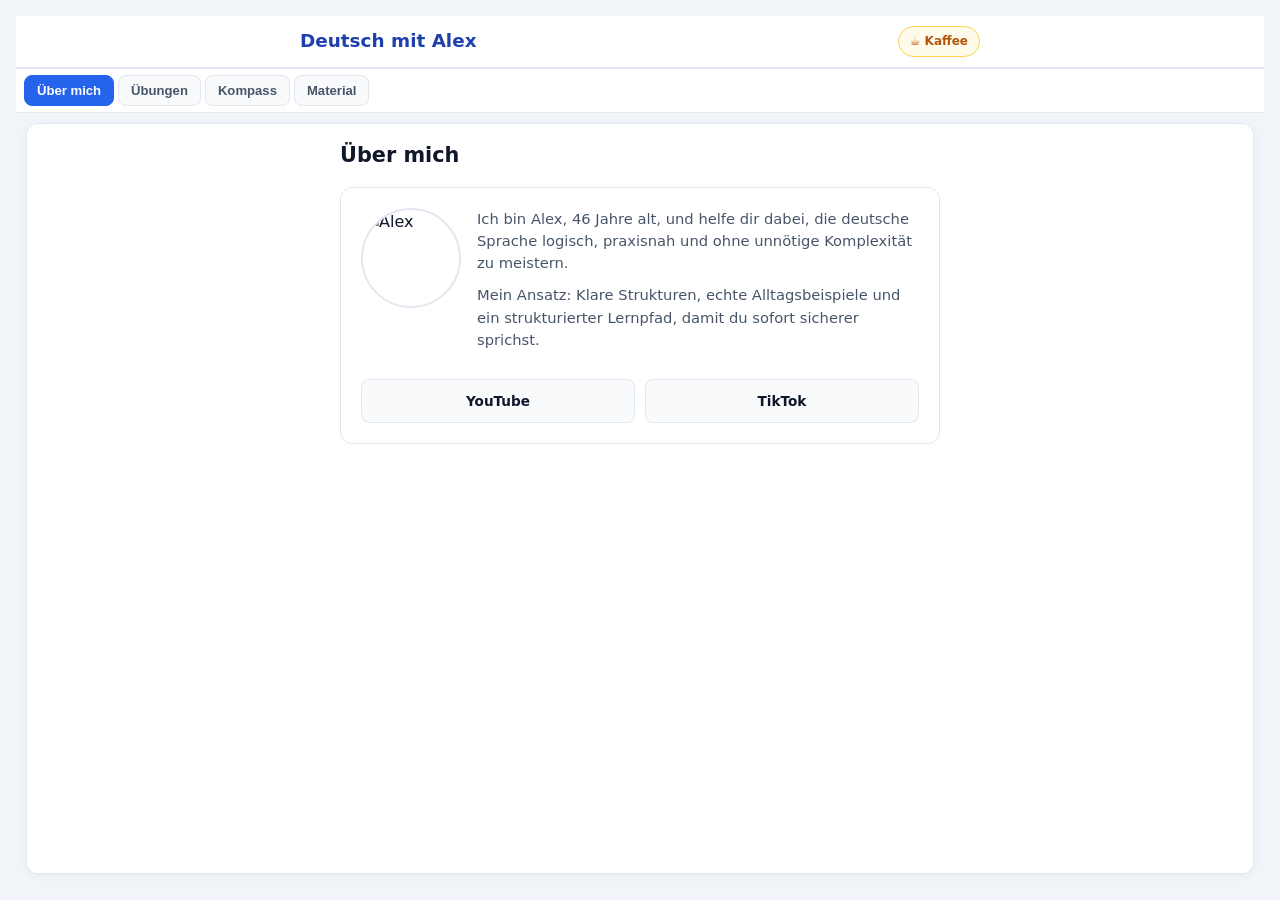
<file: index.html>
<!DOCTYPE html>
<html lang="de">
<head>
    <meta charset="UTF-8">
    <meta name="viewport" content="width=device-width, initial-scale=1.0">
    <title>Deutsch mit Alex</title>
    <link rel="stylesheet" href="style.css">
    <style>
        /* Nur Framework-spezifische Sachen */
        body {
            height: 100vh;
            display: flex;
            flex-direction: column;
            margin: 0;
            background: #f1f5f9;
        }

        header {
            background: #ffffff;
            border-bottom: 2px solid #e2e8f0;
            padding: 10px 14px;
            flex-shrink: 0;
        }

        .header-inner {
            max-width: 680px;
            margin: 0 auto;
            display: flex;
            justify-content: space-between;
            align-items: center;
        }

        header h1 {
            font-size: 1.15rem;
            font-weight: 700;
            color: #1e40af;
            margin: 0;
        }

        .coffee-mini {
            font-size: 0.75rem;
            color: #b45309;
            text-decoration: none;
            padding: 5px 11px;
            border-radius: 20px;
            border: 1px solid #fcd34d;
            background: #fffbeb;
            font-weight: 600;
        }

        /* Navigation – schmal und mobil-freundlich */
        .nav-bar {
            display: flex;
            background: #ffffff;
            border-bottom: 1px solid #e2e8f0;
            padding: 6px 8px;
            gap: 4px;
            overflow-x: auto;
            flex-shrink: 0;
            -webkit-overflow-scrolling: touch;
        }

        .nav-bar::-webkit-scrollbar {
            display: none;
        }

        .tab-btn {
            background: #f8fafc;
            border: 1px solid #e2e8f0;
            padding: 7px 12px;
            font-size: 0.82rem;
            font-weight: 600;
            color: #475569;
            cursor: pointer;
            border-radius: 8px;
            white-space: nowrap;
            flex-shrink: 0;
        }

        .tab-btn.active {
            background: #2563eb;
            color: white;
            border-color: #2563eb;
        }

        .content {
            flex: 1;
            overflow: hidden;
            padding: 10px;
        }

        .content-frame-wrap {
            height: 100%;
            background: #ffffff;
            border-radius: 12px;
            border: 1px solid #e2e8f0;
            overflow: hidden;
            box-shadow: 0 2px 10px rgba(0,0,0,0.04);
        }

        .content iframe {
            width: 100%;
            height: 100%;
            border: none;
            display: block;
        }
    </style>
</head>
<body>

<header>
    <div class="header-inner">
        <h1>Deutsch mit Alex</h1>
        <a href="https://www.paypal.com/paypalme/XanderFox" target="_blank" class="coffee-mini">
            ☕ Kaffee
        </a>
    </div>
</header>

<nav class="nav-bar">
    <button class="tab-btn active" onclick="loadPage('ueber-mich.html', this)">Über mich</button>
    <button class="tab-btn" onclick="loadPage('uebungen.html', this)">Übungen</button>
    <button class="tab-btn" onclick="loadPage('kompass.html', this)">Kompass</button>
    <button class="tab-btn" onclick="loadPage('materialien.html', this)">Material</button>
</nav>

<div class="content">
    <div class="content-frame-wrap">
        <iframe id="contentFrame" src="ueber-mich.html" title="Inhalt"></iframe>
    </div>
</div>

<script>
    function loadPage(page, btn) {
        document.getElementById('contentFrame').src = page;
        document.querySelectorAll('.tab-btn').forEach(b => b.classList.remove('active'));
        btn.classList.add('active');
    }
</script>

</body>
</html>
</file>
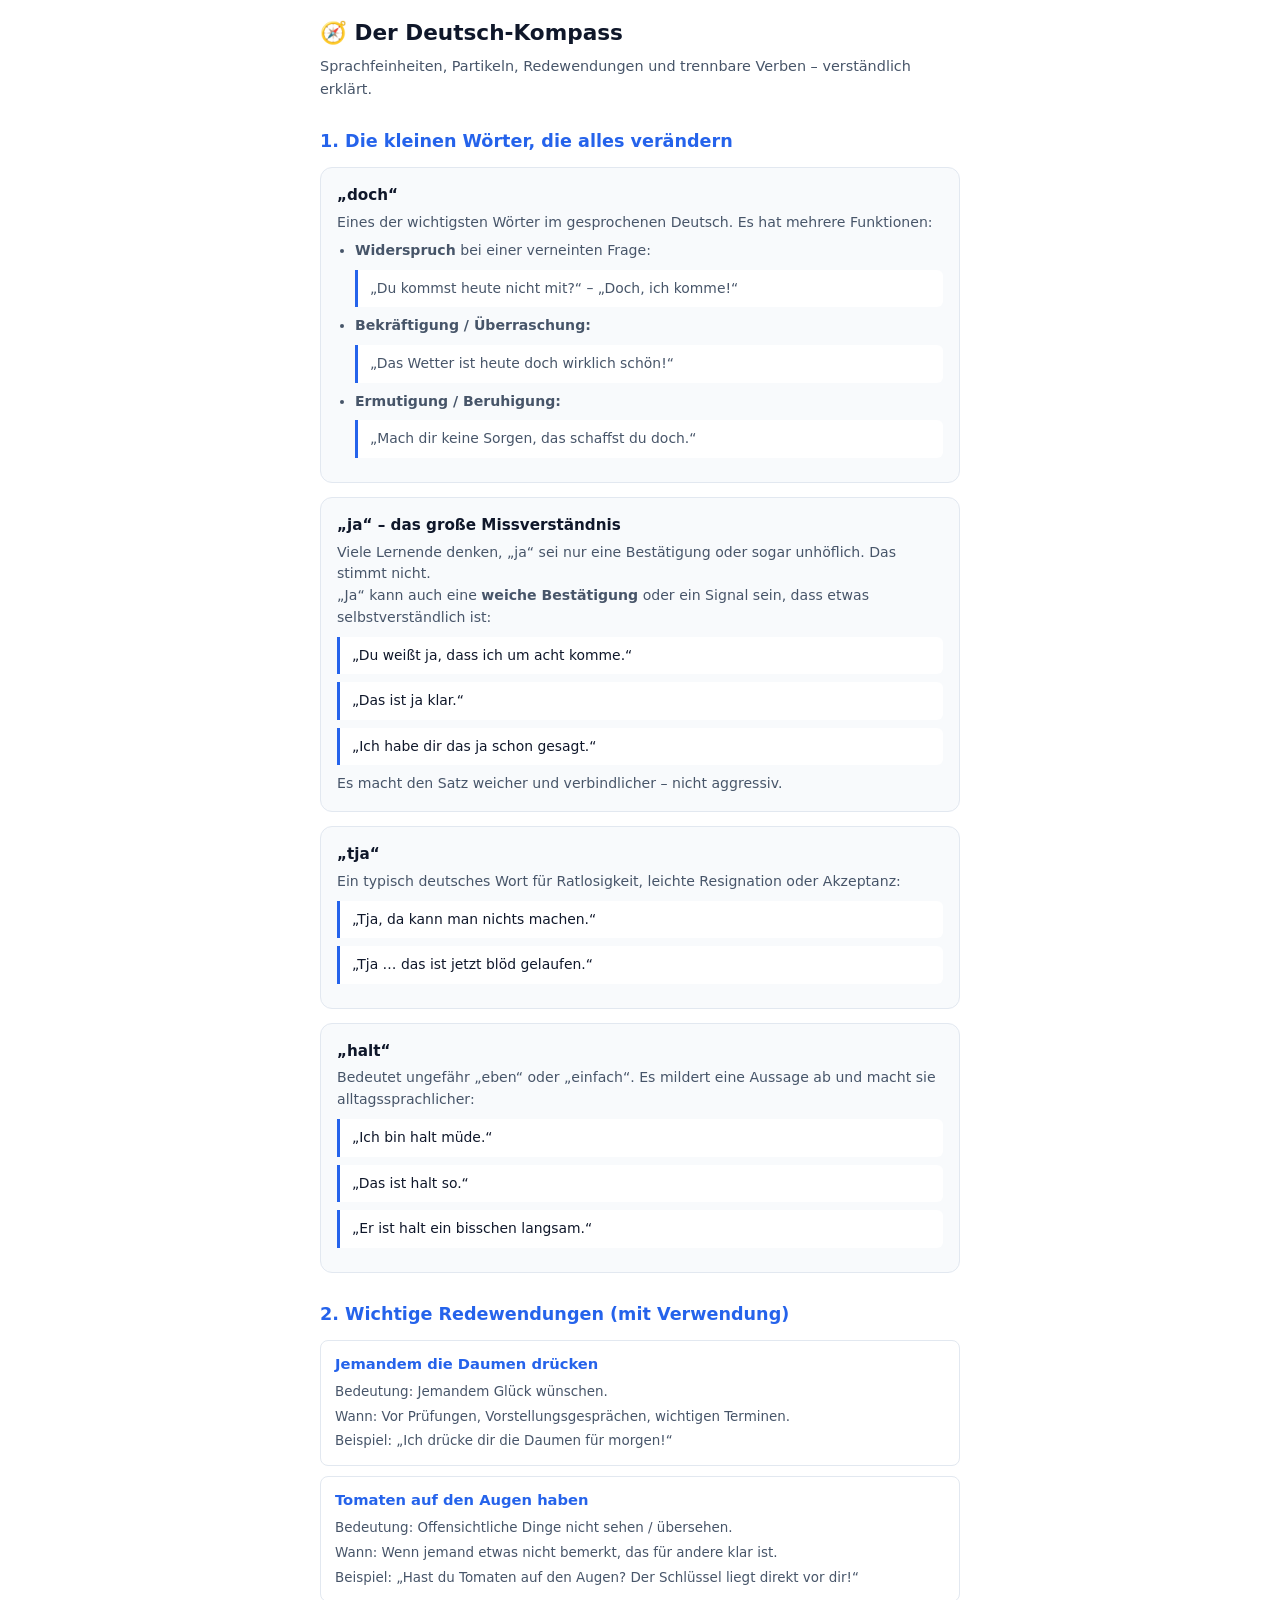
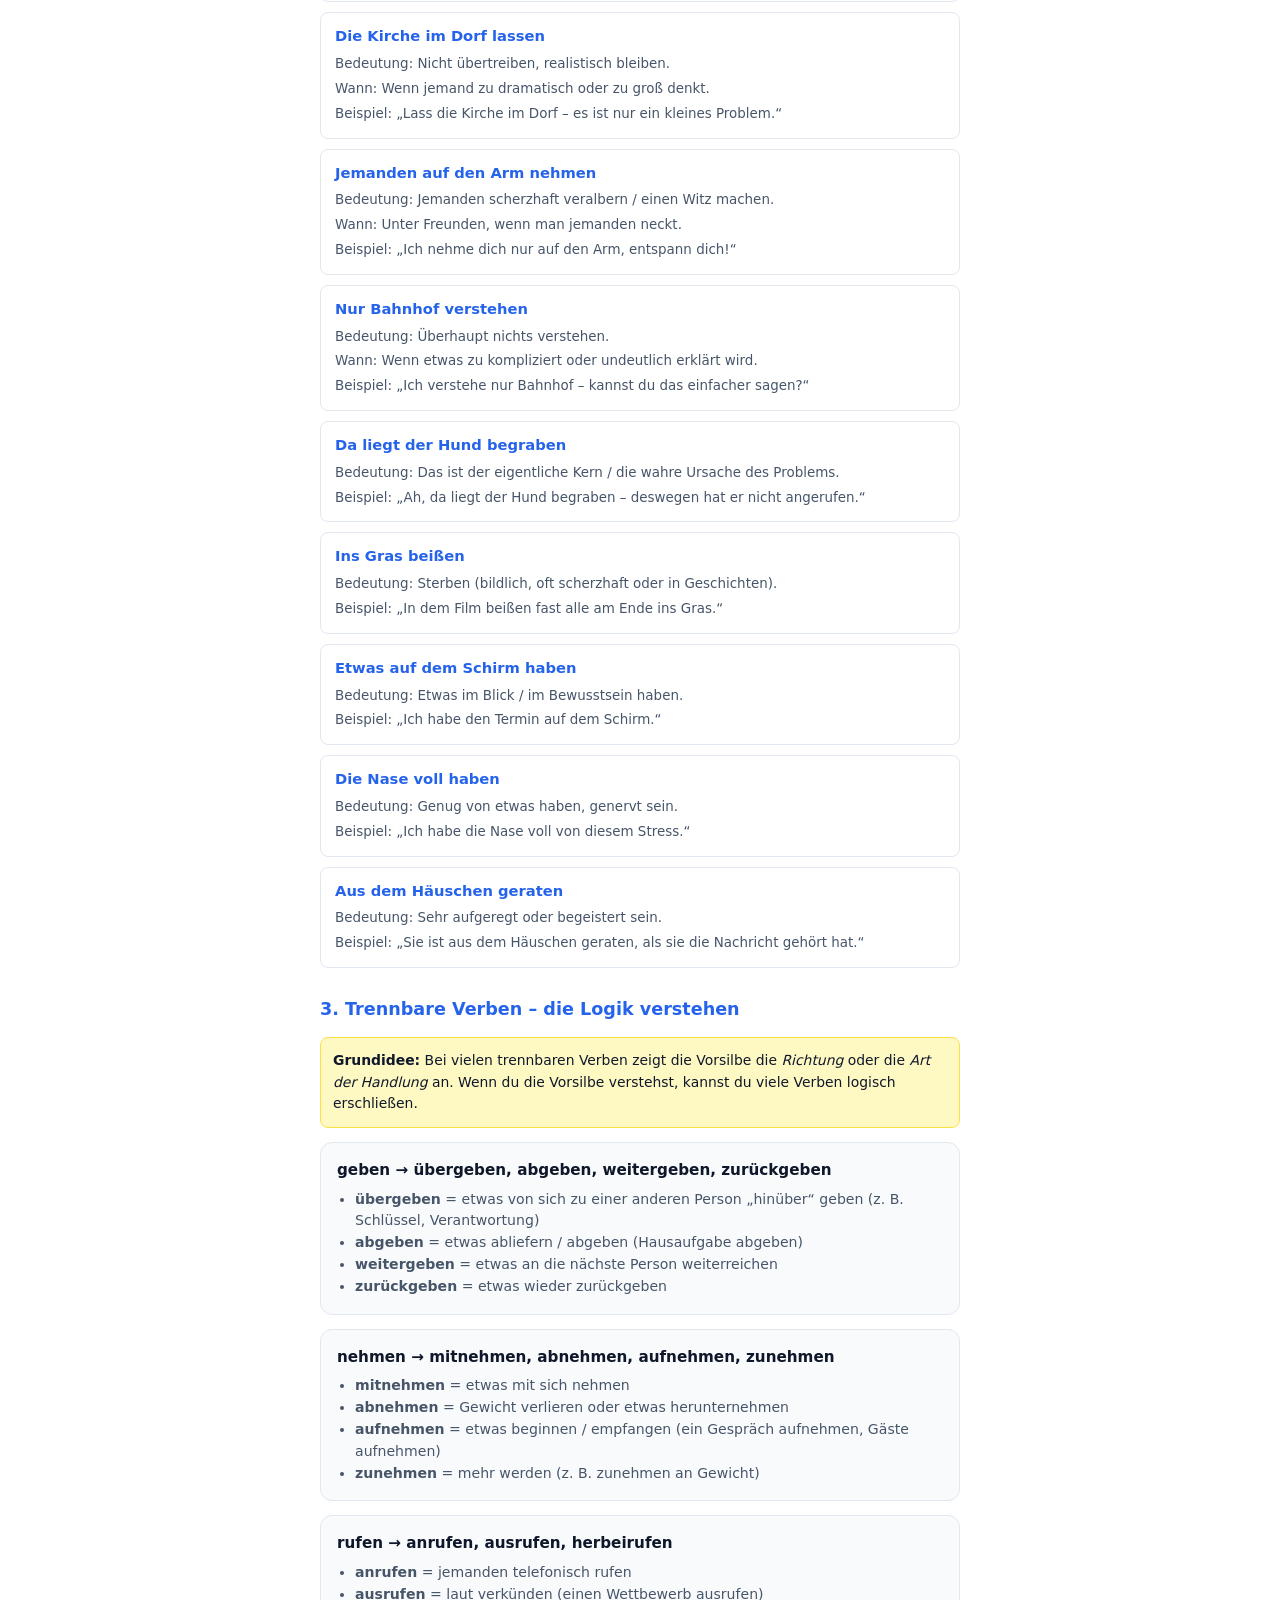
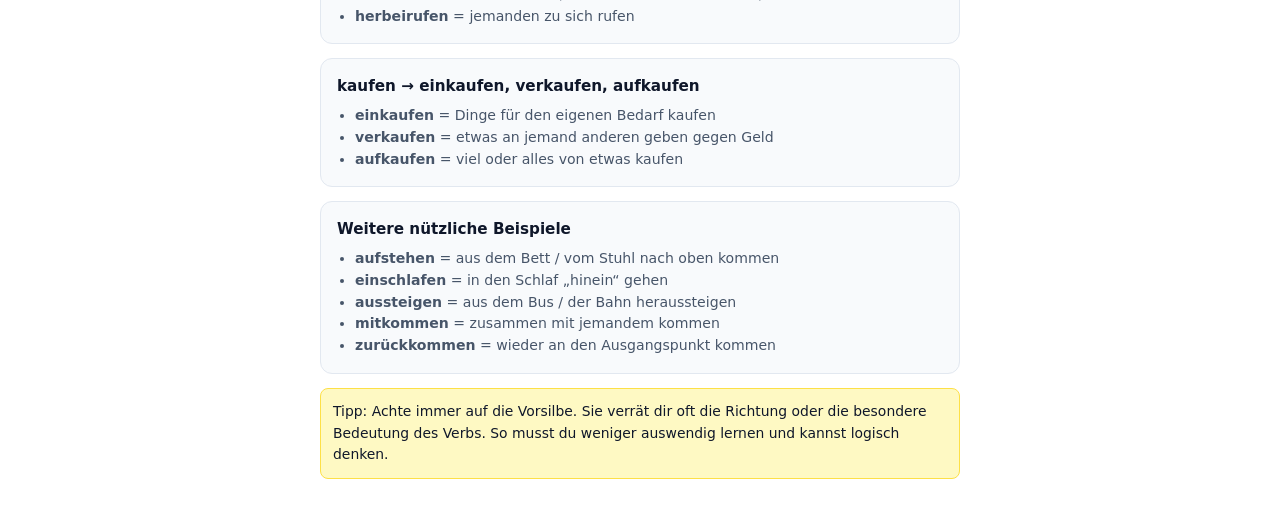
<file: kompass.html>
<!DOCTYPE html>
<html lang="de">
<head>
    <meta charset="UTF-8">
    <meta name="viewport" content="width=device-width, initial-scale=1.0">
    <title>Deutsch-Kompass – Deutsch mit Alex</title>
    <style>
        :root {
            --bg-main: #ffffff;
            --bg-card: #f8fafc;
            --border-color: #e2e8f0;
            --text-main: #0f172a;
            --text-muted: #475569;
            --primary: #2563eb;
            --radius: 12px;
        }

        * { box-sizing: border-box; margin: 0; padding: 0; }

        body {
            font-family: system-ui, -apple-system, sans-serif;
            background: var(--bg-main);
            color: var(--text-main);
            line-height: 1.55;
            padding: 16px;
        }

        .container {
            max-width: 640px;
            margin: 0 auto;
        }

        h1 {
            font-size: 1.35rem;
            margin-bottom: 6px;
        }

        .subtitle {
            font-size: 0.9rem;
            color: var(--text-muted);
            margin-bottom: 22px;
        }

        h2 {
            font-size: 1.1rem;
            margin: 28px 0 12px 0;
            color: var(--primary);
        }

        .box {
            background: var(--bg-card);
            border: 1px solid var(--border-color);
            border-radius: var(--radius);
            padding: 16px;
            margin-bottom: 14px;
        }

        .box strong {
            display: block;
            margin-bottom: 4px;
            font-size: 0.95rem;
        }

        .box p, .box li {
            font-size: 0.88rem;
            color: var(--text-muted);
        }

        .box ul {
            padding-left: 18px;
            margin-top: 6px;
        }

        .example {
            background: #ffffff;
            border-left: 3px solid var(--primary);
            padding: 8px 12px;
            margin: 8px 0;
            font-size: 0.87rem;
            border-radius: 0 6px 6px 0;
        }

        .idiom {
            background: #ffffff;
            border: 1px solid var(--border-color);
            border-radius: 8px;
            padding: 12px 14px;
            margin-bottom: 10px;
        }

        .idiom strong {
            color: var(--primary);
            font-size: 0.92rem;
            display: block;
            margin-bottom: 3px;
        }

        .idiom span {
            font-size: 0.84rem;
            color: var(--text-muted);
        }

        .note {
            background: #fef9c3;
            border: 1px solid #fde047;
            border-radius: 8px;
            padding: 12px;
            font-size: 0.87rem;
            margin: 14px 0;
        }
    </style>
</head>
<body>
<div class="container">

    <h1>🧭 Der Deutsch-Kompass</h1>
    <p class="subtitle">Sprachfeinheiten, Partikeln, Redewendungen und trennbare Verben – verständlich erklärt.</p>

    <!-- PARTIKELN -->
    <h2>1. Die kleinen Wörter, die alles verändern</h2>

    <div class="box">
        <strong>„doch“</strong>
        <p>Eines der wichtigsten Wörter im gesprochenen Deutsch. Es hat mehrere Funktionen:</p>
        <ul>
            <li><b>Widerspruch</b> bei einer verneinten Frage:<br>
                <div class="example">„Du kommst heute nicht mit?“ – „Doch, ich komme!“</div>
            </li>
            <li><b>Bekräftigung / Überraschung:</b><br>
                <div class="example">„Das Wetter ist heute doch wirklich schön!“</div>
            </li>
            <li><b>Ermutigung / Beruhigung:</b><br>
                <div class="example">„Mach dir keine Sorgen, das schaffst du doch.“</div>
            </li>
        </ul>
    </div>

    <div class="box">
        <strong>„ja“ – das große Missverständnis</strong>
        <p>Viele Lernende denken, „ja“ sei nur eine Bestätigung oder sogar unhöflich. Das stimmt nicht.</p>
        <p>„Ja“ kann auch eine <b>weiche Bestätigung</b> oder ein Signal sein, dass etwas selbstverständlich ist:</p>
        <div class="example">„Du weißt ja, dass ich um acht komme.“</div>
        <div class="example">„Das ist ja klar.“</div>
        <div class="example">„Ich habe dir das ja schon gesagt.“</div>
        <p>Es macht den Satz weicher und verbindlicher – nicht aggressiv.</p>
    </div>

    <div class="box">
        <strong>„tja“</strong>
        <p>Ein typisch deutsches Wort für Ratlosigkeit, leichte Resignation oder Akzeptanz:</p>
        <div class="example">„Tja, da kann man nichts machen.“</div>
        <div class="example">„Tja … das ist jetzt blöd gelaufen.“</div>
    </div>

    <div class="box">
        <strong>„halt“</strong>
        <p>Bedeutet ungefähr „eben“ oder „einfach“. Es mildert eine Aussage ab und macht sie alltagssprachlicher:</p>
        <div class="example">„Ich bin halt müde.“</div>
        <div class="example">„Das ist halt so.“</div>
        <div class="example">„Er ist halt ein bisschen langsam.“</div>
    </div>

    <!-- REDEWENDUNGEN -->
    <h2>2. Wichtige Redewendungen (mit Verwendung)</h2>

    <div class="idiom">
        <strong>Jemandem die Daumen drücken</strong>
        <span>Bedeutung: Jemandem Glück wünschen.<br>
        Wann: Vor Prüfungen, Vorstellungsgesprächen, wichtigen Terminen.<br>
        Beispiel: „Ich drücke dir die Daumen für morgen!“</span>
    </div>

    <div class="idiom">
        <strong>Tomaten auf den Augen haben</strong>
        <span>Bedeutung: Offensichtliche Dinge nicht sehen / übersehen.<br>
        Wann: Wenn jemand etwas nicht bemerkt, das für andere klar ist.<br>
        Beispiel: „Hast du Tomaten auf den Augen? Der Schlüssel liegt direkt vor dir!“</span>
    </div>

    <div class="idiom">
        <strong>Die Kirche im Dorf lassen</strong>
        <span>Bedeutung: Nicht übertreiben, realistisch bleiben.<br>
        Wann: Wenn jemand zu dramatisch oder zu groß denkt.<br>
        Beispiel: „Lass die Kirche im Dorf – es ist nur ein kleines Problem.“</span>
    </div>

    <div class="idiom">
        <strong>Jemanden auf den Arm nehmen</strong>
        <span>Bedeutung: Jemanden scherzhaft veralbern / einen Witz machen.<br>
        Wann: Unter Freunden, wenn man jemanden neckt.<br>
        Beispiel: „Ich nehme dich nur auf den Arm, entspann dich!“</span>
    </div>

    <div class="idiom">
        <strong>Nur Bahnhof verstehen</strong>
        <span>Bedeutung: Überhaupt nichts verstehen.<br>
        Wann: Wenn etwas zu kompliziert oder undeutlich erklärt wird.<br>
        Beispiel: „Ich verstehe nur Bahnhof – kannst du das einfacher sagen?“</span>
    </div>

    <div class="idiom">
        <strong>Da liegt der Hund begraben</strong>
        <span>Bedeutung: Das ist der eigentliche Kern / die wahre Ursache des Problems.<br>
        Beispiel: „Ah, da liegt der Hund begraben – deswegen hat er nicht angerufen.“</span>
    </div>

    <div class="idiom">
        <strong>Ins Gras beißen</strong>
        <span>Bedeutung: Sterben (bildlich, oft scherzhaft oder in Geschichten).<br>
        Beispiel: „In dem Film beißen fast alle am Ende ins Gras.“</span>
    </div>

    <div class="idiom">
        <strong>Etwas auf dem Schirm haben</strong>
        <span>Bedeutung: Etwas im Blick / im Bewusstsein haben.<br>
        Beispiel: „Ich habe den Termin auf dem Schirm.“</span>
    </div>

    <div class="idiom">
        <strong>Die Nase voll haben</strong>
        <span>Bedeutung: Genug von etwas haben, genervt sein.<br>
        Beispiel: „Ich habe die Nase voll von diesem Stress.“</span>
    </div>

    <div class="idiom">
        <strong>Aus dem Häuschen geraten</strong>
        <span>Bedeutung: Sehr aufgeregt oder begeistert sein.<br>
        Beispiel: „Sie ist aus dem Häuschen geraten, als sie die Nachricht gehört hat.“</span>
    </div>

    <!-- TRENNBARE VERBEN -->
    <h2>3. Trennbare Verben – die Logik verstehen</h2>

    <div class="note">
        <strong>Grundidee:</strong> Bei vielen trennbaren Verben zeigt die Vorsilbe die <em>Richtung</em> oder die <em>Art der Handlung</em> an. Wenn du die Vorsilbe verstehst, kannst du viele Verben logisch erschließen.
    </div>

    <div class="box">
        <strong>geben → übergeben, abgeben, weitergeben, zurückgeben</strong>
        <ul>
            <li><b>übergeben</b> = etwas von sich zu einer anderen Person „hinüber“ geben (z. B. Schlüssel, Verantwortung)</li>
            <li><b>abgeben</b> = etwas abliefern / abgeben (Hausaufgabe abgeben)</li>
            <li><b>weitergeben</b> = etwas an die nächste Person weiterreichen</li>
            <li><b>zurückgeben</b> = etwas wieder zurückgeben</li>
        </ul>
    </div>

    <div class="box">
        <strong>nehmen → mitnehmen, abnehmen, aufnehmen, zunehmen</strong>
        <ul>
            <li><b>mitnehmen</b> = etwas mit sich nehmen</li>
            <li><b>abnehmen</b> = Gewicht verlieren oder etwas herunternehmen</li>
            <li><b>aufnehmen</b> = etwas beginnen / empfangen (ein Gespräch aufnehmen, Gäste aufnehmen)</li>
            <li><b>zunehmen</b> = mehr werden (z. B. zunehmen an Gewicht)</li>
        </ul>
    </div>

    <div class="box">
        <strong>rufen → anrufen, ausrufen, herbeirufen</strong>
        <ul>
            <li><b>anrufen</b> = jemanden telefonisch rufen</li>
            <li><b>ausrufen</b> = laut verkünden (einen Wettbewerb ausrufen)</li>
            <li><b>herbeirufen</b> = jemanden zu sich rufen</li>
        </ul>
    </div>

    <div class="box">
        <strong>kaufen → einkaufen, verkaufen, aufkaufen</strong>
        <ul>
            <li><b>einkaufen</b> = Dinge für den eigenen Bedarf kaufen</li>
            <li><b>verkaufen</b> = etwas an jemand anderen geben gegen Geld</li>
            <li><b>aufkaufen</b> = viel oder alles von etwas kaufen</li>
        </ul>
    </div>

    <div class="box">
        <strong>Weitere nützliche Beispiele</strong>
        <ul>
            <li><b>aufstehen</b> = aus dem Bett / vom Stuhl nach oben kommen</li>
            <li><b>einschlafen</b> = in den Schlaf „hinein“ gehen</li>
            <li><b>aussteigen</b> = aus dem Bus / der Bahn heraussteigen</li>
            <li><b>mitkommen</b> = zusammen mit jemandem kommen</li>
            <li><b>zurückkommen</b> = wieder an den Ausgangspunkt kommen</li>
        </ul>
    </div>

    <div class="note">
        Tipp: Achte immer auf die Vorsilbe. Sie verrät dir oft die Richtung oder die besondere Bedeutung des Verbs. So musst du weniger auswendig lernen und kannst logisch denken.
    </div>

</div>
</body>
</html>
</file>
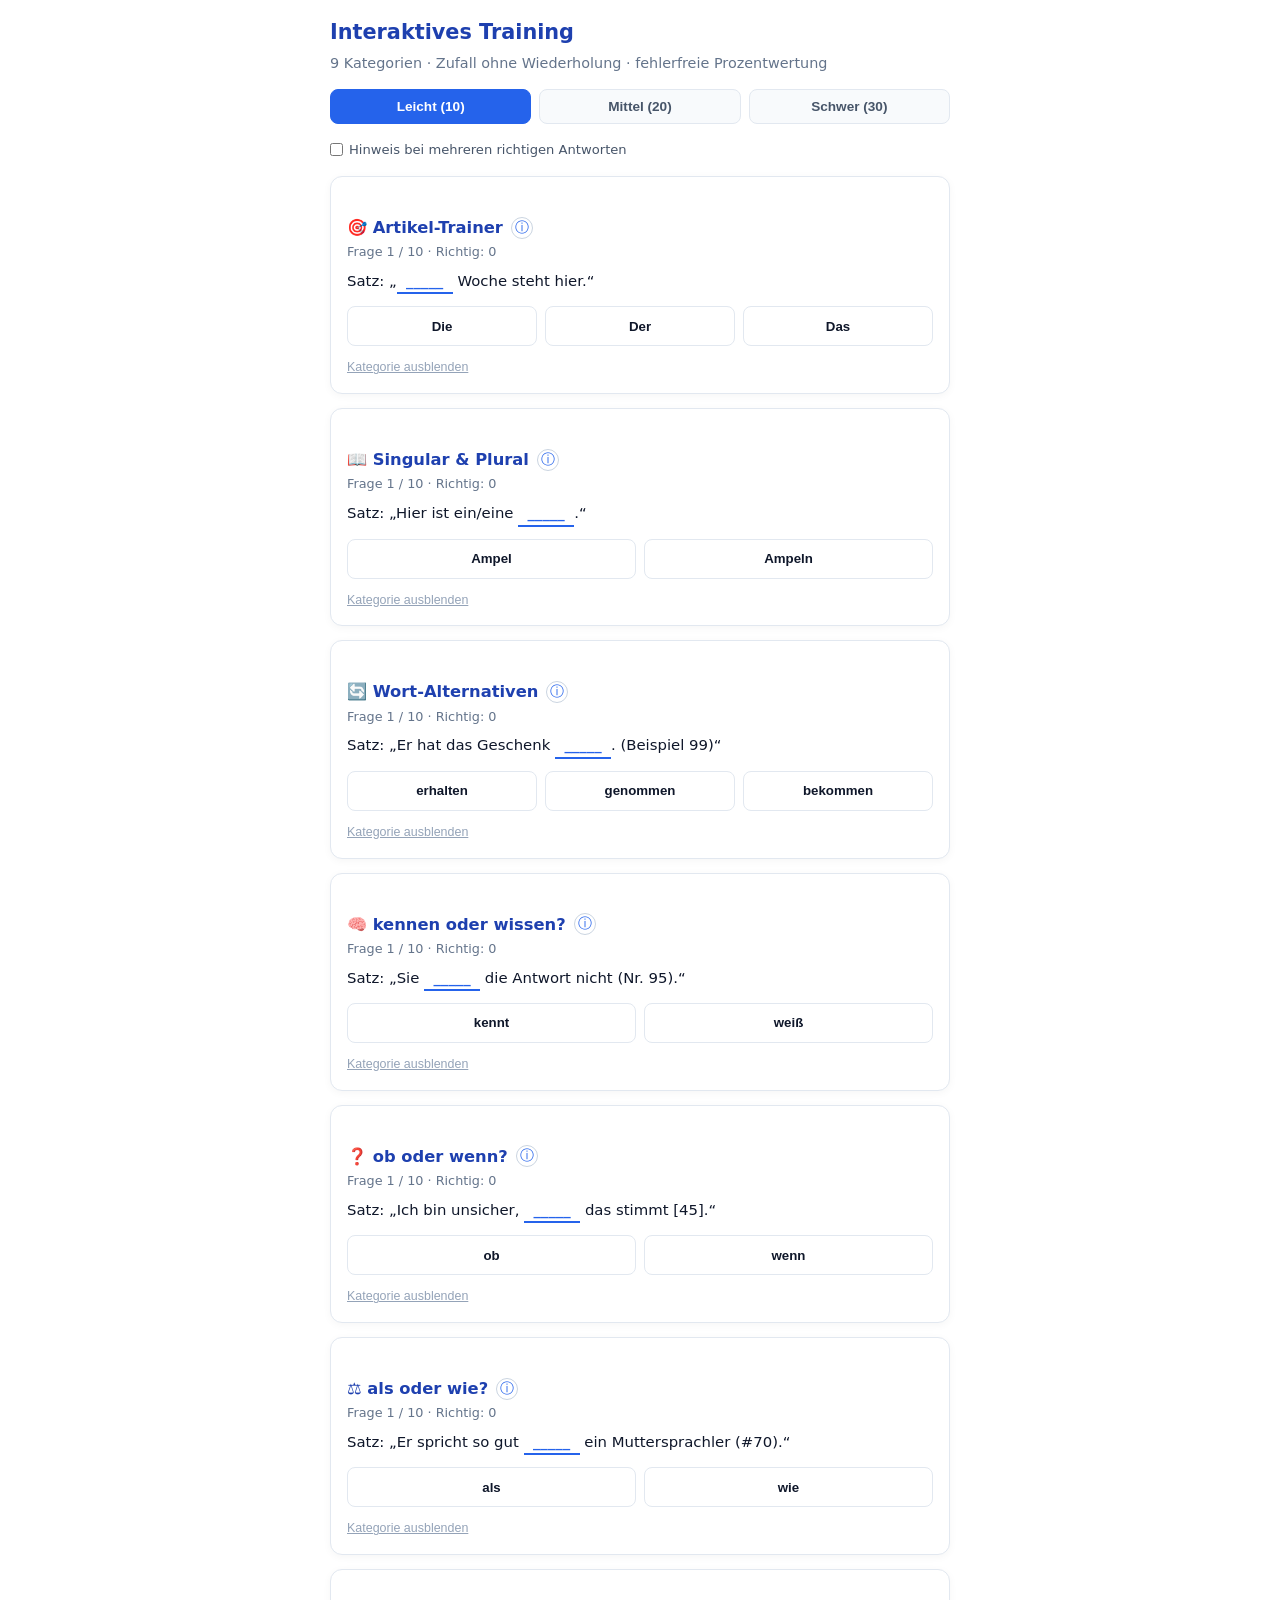
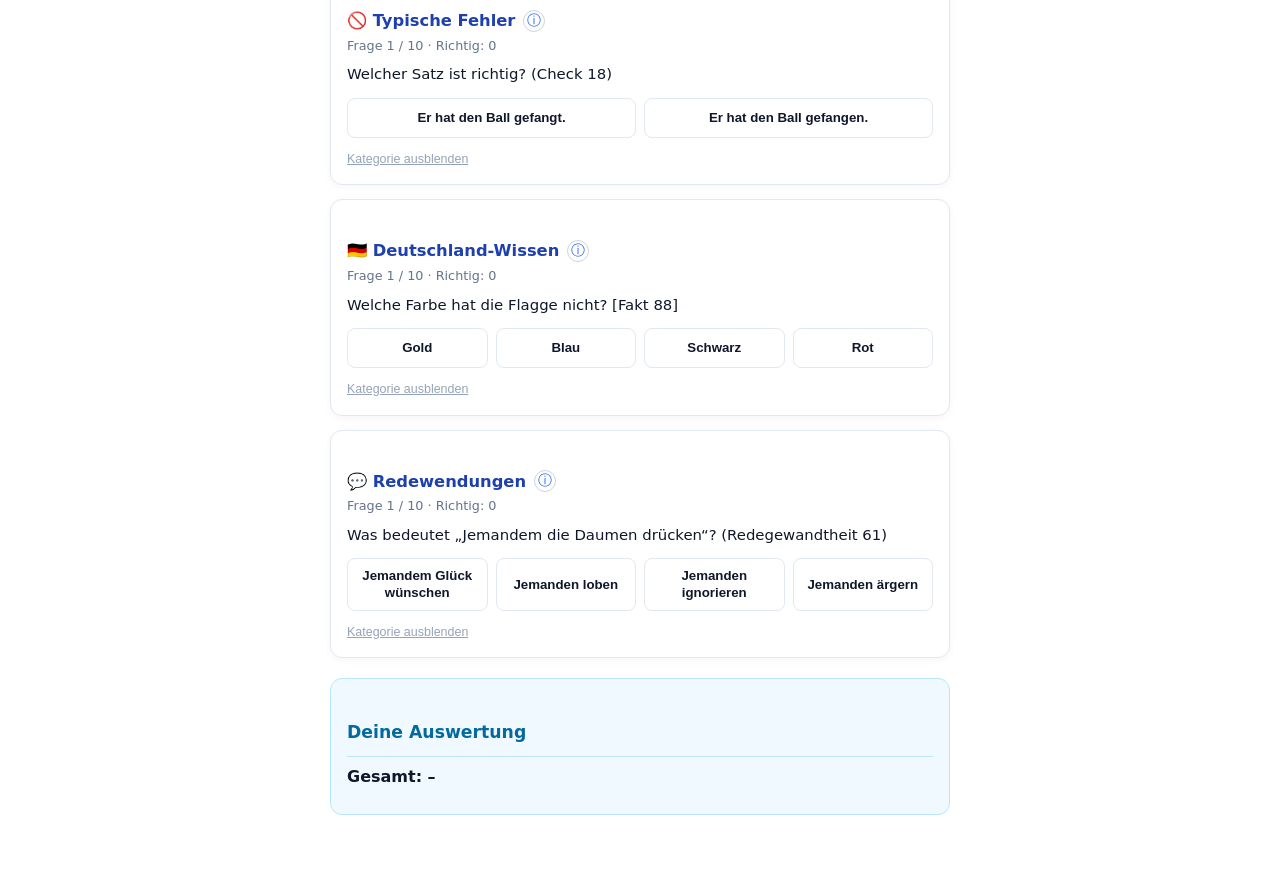
<file: uebungen.html>
<!DOCTYPE html>
<html lang="de">
<head>
<meta charset="UTF-8">
<meta name="viewport" content="width=device-width, initial-scale=1.0">
<title>Übungen – Deutsch mit Alex</title>
<link rel="stylesheet" href="style.css">
<style>
body{padding:16px;background:#fff;font-family:system-ui,-apple-system,sans-serif;color:#0f172a}
.container{max-width:620px;margin:0 auto}
h1{font-size:1.3rem;color:#1e40af;margin-bottom:4px}
.subtitle{font-size:.9rem;color:#64748b;margin-bottom:14px}
.difficulty-bar{display:flex;gap:8px;margin-bottom:16px;flex-wrap:wrap}
.diff-btn{flex:1;min-width:90px;padding:9px 12px;border-radius:8px;border:1px solid #e2e8f0;background:#f8fafc;font-weight:600;font-size:.85rem;cursor:pointer;color:#475569}
.diff-btn.active{background:#2563eb;color:#fff;border-color:#2563eb}
.controls{margin-bottom:16px}
.hint-toggle{font-size:.82rem;color:#475569;display:flex;align-items:center;gap:6px;cursor:pointer}
.quiz-card{background:#fff;border:1px solid #e2e8f0;border-radius:12px;padding:14px 16px;margin-bottom:14px}
.quiz-card.collapsed{display:none}
.quiz-card h2{font-size:1.02rem;color:#1e40af;margin-bottom:2px;display:flex;align-items:center;gap:8px}
.progress-info{font-size:.8rem;color:#64748b;margin-bottom:8px}
.quiz-sentence{font-size:.93rem;margin-bottom:12px;font-weight:500;line-height:1.5}
.blank-slot{display:inline-block;min-width:56px;border-bottom:2px solid #2563eb;text-align:center;color:#2563eb;font-weight:700;padding:0 4px}
.options-row{display:flex;gap:8px;flex-wrap:wrap}
.opt-choice{background:#fff;border:1px solid #e2e8f0;padding:8px 10px;border-radius:8px;font-size:.83rem;font-weight:600;cursor:pointer;flex:1 1 110px;text-align:center;line-height:1.3;word-break:break-word;min-height:40px;display:flex;align-items:center;justify-content:center}
.opt-choice:hover:not(:disabled){border-color:#2563eb;color:#2563eb}
.opt-choice:disabled{opacity:.92;cursor:default}
.opt-choice.correct{background:#d1fae5;border-color:#10b981;color:#065f46}
.opt-choice.wrong{background:#fee2e2;border-color:#ef4444;color:#991b1b}
.feedback-text{margin-top:8px;font-size:.86rem;font-weight:600}
.multi-hint{font-size:.78rem;color:#0369a1;margin-bottom:6px;display:none}
.multi-hint.show{display:block}
.card-actions{margin-top:8px}
.skip-btn{background:none;border:none;font-size:.78rem;cursor:pointer;color:#94a3b8;text-decoration:underline}
.skip-btn:hover{color:#475569}
.info-btn{font-size:.85rem;border:1px solid #cbd5e1;border-radius:50%;width:22px;height:22px;display:inline-flex;align-items:center;justify-content:center;color:#2563eb;background:#fff;cursor:pointer}
.modal-bg{display:none;position:fixed;inset:0;background:rgba(15,23,42,.55);z-index:100;align-items:center;justify-content:center;padding:16px}
.modal-bg.open{display:flex}
.modal{background:#fff;border-radius:12px;padding:18px;max-width:420px;width:100%;max-height:80vh;overflow:auto}
.modal h3{margin:0 0 8px;color:#1e40af}
.modal p,.modal li{font-size:.88rem;color:#334155;line-height:1.45}
.modal ul{padding-left:18px;margin:6px 0}
.modal-close{margin-top:12px;background:#0f172a;color:#fff;border:none;padding:8px 14px;border-radius:8px;cursor:pointer;font-weight:600}
.score-box{background:#f0f9ff;border:1px solid #bae6fd;border-radius:12px;padding:16px;margin:20px 0 50px}
.score-box h2{font-size:1.08rem;color:#0369a1;margin-bottom:8px}
.score-line{display:flex;justify-content:space-between;font-size:.88rem;margin-bottom:5px;color:#334155}
.score-total{margin-top:10px;padding-top:8px;border-top:1px solid #bae6fd;font-weight:700}
.reward{margin-top:8px;font-size:1.05rem;font-weight:700;color:#1e40af}
.profile{margin-top:6px;font-size:.9rem;color:#0369a1}
.bonus-note{font-size:.8rem;color:#64748b}
#error-box{display:none;background:#fef2f2;border:1px solid #fecaca;color:#991b1b;padding:12px;border-radius:8px;margin-bottom:16px;font-size:.9rem}
</style>
</head>
<body>
<div class="container">
  <h1>Interaktives Training</h1>
  <p class="subtitle">9 Kategorien · Zufall ohne Wiederholung · fehlerfreie Prozentwertung</p>
  <div id="error-box"></div>

  <div class="difficulty-bar">
    <button type="button" class="diff-btn active" data-level="leicht">Leicht (10)</button>
    <button type="button" class="diff-btn" data-level="mittel">Mittel (20)</button>
    <button type="button" class="diff-btn" data-level="schwer">Schwer (30)</button>
  </div>

  <div class="controls">
    <label class="hint-toggle">
      <input type="checkbox" id="multiHintToggle">
      Hinweis bei mehreren richtigen Antworten
    </label>
  </div>

  <div id="cards"></div>
  <div id="restore-area" style="margin-bottom:16px;font-size:.85rem;color:#64748b"></div>

  <div class="score-box">
    <h2>Deine Auswertung</h2>
    <div id="score-lines"></div>
    <div class="score-total">Gesamt: <span id="score-total">–</span></div>
    <div class="bonus-note" id="bonus-note"></div>
    <div class="reward" id="reward-text"></div>
    <div class="profile" id="profile-text"></div>
  </div>
</div>

<div class="modal-bg" id="modal">
  <div class="modal">
    <h3 id="modal-title"></h3>
    <div id="modal-body"></div>
    <button type="button" class="modal-close" id="modal-close">Schließen</button>
  </div>
</div>

<script>
(function () {
  "use strict";

  var difficulty = "leicht";
  var questionsPerRound = 10;
  var showMultiHint = false;

  var cats = ["art", "plu", "alt", "kw", "ob", "als", "err", "tri", "red"];
  var names = {
    art: "Artikel",
    plu: "Singular/Plural",
    alt: "Wort-Alternativen",
    kw: "kennen/wissen",
    ob: "ob/wenn",
    als: "als/wie",
    err: "Typische Fehler",
    tri: "Deutschland-Wissen",
    red: "Redewendungen"
  };
  var titles = {
    art: "🎯 Artikel-Trainer",
    plu: "📖 Singular & Plural",
    alt: "🔄 Wort-Alternativen",
    kw: "🧠 kennen oder wissen?",
    ob: "❓ ob oder wenn?",
    als: "⚖️ als oder wie?",
    err: "🚫 Typische Fehler",
    tri: "🇩🇪 Deutschland-Wissen",
    red: "💬 Redewendungen"
  };
  var hasSlot = {
    art: true, plu: true, alt: true, kw: true, ob: true, als: true,
    err: false, tri: false, red: false
  };

  var state = {};
  cats.forEach(function (c) {
    state[c] = { index: 0, correct: 0, bonus: 0, used: [], collapsed: false, finished: false };
  });

  var infos = {
    art: "<p><b>der / die / das</b></p><ul><li><b>der</b> = maskulin</li><li><b>die</b> = feminin</li><li><b>das</b> = neutral</li></ul>",
    plu: "<p><b>Singular</b> = Einzahl, <b>Plural</b> = Mehrzahl. Achte auf Signalwörter und die Verbform.</p>",
    alt: "<p>Manche Wörter kann man im Kontext ersetzen. Mehrere Antworten können richtig sein.</p>",
    kw: "<p><b>kennen</b> = Personen, Orte, Dinge<br><b>wissen</b> = Fakten und Informationen</p>",
    ob: "<p><b>wenn</b> = Bedingung<br><b>ob</b> = Unsicherheit / indirekte Frage</p>",
    als: "<p><b>als</b> = Ungleichheit (größer als)<br><b>wie</b> = Gleichheit (so groß wie)</p>",
    err: "<p>Häufige Fehler: einzigste, frägt, ladet, falscher Fall usw.</p>",
    tri: "<p>Allgemeinwissen zu Deutschland. Manchmal sind mehrere Antworten richtig.</p>",
    red: "<p>Wähle die passende Bedeutung der Redewendung.</p>"
  };

  // ========== POOLS (genau 100 Beispiele pro Kategorie) ==========
  function makeArt() {
    var base = [
      ["Der", "Kölner Dom"], ["Die", "Sonne"], ["Das", "Auto"], ["Der", "Apfel"], ["Die", "Tasse"],
      ["Das", "Buch"], ["Der", "Lehrer"], ["Die", "Schule"], ["Das", "Kind"], ["Der", "Hund"],
      ["Die", "Tür"], ["Das", "Fenster"], ["Der", "Mann"], ["Die", "Frau"], ["Das", "Mädchen"],
      ["Der", "Bus"], ["Die", "Straße"], ["Das", "Problem"], ["Der", "Zug"], ["Die", "Frage"],
      ["Das", "Wetter"], ["Der", "Schlüssel"], ["Die", "Antwort"], ["Das", "Bild"], ["Der", "Computer"],
      ["Die", "Musik"], ["Das", "Ergebnis"], ["Der", "Tisch"], ["Die", "Lampe"], ["Das", "Haus"],
      ["Der", "Mond"], ["Die", "Nacht"], ["Das", "Jahr"], ["Der", "Freund"], ["Die", "Freundin"],
      ["Das", "Handy"], ["Der", "Kaffee"], ["Die", "Milch"], ["Das", "Brot"], ["Der", "Stuhl"],
      ["Die", "Zeitung"], ["Das", "Radio"], ["Der", "Arzt"], ["Die", "Klinik"], ["Das", "Krankenhaus"],
      ["Der", "Baum"], ["Die", "Blume"], ["Das", "Blatt"], ["Der", "Fluss"], ["Die", "Brücke"],
      ["Das", "Dorf"], ["Der", "Berg"], ["Die", "Stadt"], ["Das", "Land"], ["Der", "Film"],
      ["Die", "Serie"], ["Das", "Spiel"], ["Der", "Brief"], ["Die", "Postkarte"], ["Das", "Paket"],
      ["Der", "Stift"], ["Die", "Tafel"], ["Das", "Heft"], ["Der", "Morgen"], ["Die", "Woche"],
      ["Das", "Wochenende"], ["Der", "Fehler"], ["Die", "Lösung"], ["Das", "Beispiel"], ["Der", "Gast"],
      ["Die", "Party"], ["Das", "Geschenk"], ["Der", "Regen"], ["Die", "Wolke"], ["Das", "Gewitter"],
      ["Der", "Koffer"], ["Die", "Tasche"], ["Das", "Ticket"], ["Der", "Flughafen"], ["Die", "Bahn"],
      ["Der", "Markt"], ["Die", "Bank"], ["Das", "Geschäft"], ["Der", "Park"], ["Das", "Museum"],
      ["Der", "Zoo"], ["Die", "Ausstellung"], ["Das", "Konzert"], ["Der", "Briefträger"], ["Die", "Nachbarin"],
      ["Das", "Gebäude"], ["Der", "Kühlschrank"], ["Die", "Küche"], ["Das", "Wohnzimmer"], ["Der", "Teppich"],
      ["Die", "Couch"], ["Das", "Bett"], ["Der", "Spiegel"], ["Die", "Seife"], ["Das", "Handtuch"]
    ];
    var end = [
      "ist weltberühmt.", "scheint hell.", "fährt schnell.", "schmeckt gut.", "steht hier.",
      "ist interessant.", "erklärt die Regel.", "beginnt um acht.", "spielt draußen.", "bellt laut.",
      "ist offen.", "ist zu.", "wartet draußen.", "liest ein Buch.", "lacht.",
      "kommt gleich.", "ist gesperrt.", "ist gelöst.", "hat Verspätung.", "war schwer."
    ];
    var pool = [];
    for (var i = 0; i < 100; i++) {
      var w = base[i % base.length];
      var e = end[i % end.length];
      pool.push({
        text: "___ " + w[1] + " " + e,
        correct: [w[0]],
        all: ["Der", "Die", "Das"],
        hint: w[0] === "Der" ? "Maskulin" : w[0] === "Die" ? "Feminin" : "Neutral"
      });
    }
    return pool;
  }

  function makePlu() {
    var pairs = [
      ["Vogel", "Vögel"], ["Tasse", "Tassen"], ["Hund", "Hunde"], ["Jacke", "Jacken"], ["Auto", "Autos"],
      ["Blume", "Blumen"], ["Apfel", "Äpfel"], ["Baum", "Bäume"], ["Bruder", "Brüder"], ["Buch", "Bücher"],
      ["Haus", "Häuser"], ["Kind", "Kinder"], ["Maus", "Mäuse"], ["Stuhl", "Stühle"], ["Laden", "Läden"],
      ["Flugzeug", "Flugzeuge"], ["Schuh", "Schuhe"], ["Blatt", "Blätter"], ["Fisch", "Fische"], ["Tür", "Türen"],
      ["Berg", "Berge"], ["Straße", "Straßen"], ["Glas", "Gläser"], ["Stift", "Stifte"], ["Decke", "Decken"],
      ["Ei", "Eier"], ["Freund", "Freunde"], ["Freundin", "Freundinnen"], ["Ticket", "Tickets"], ["Wald", "Wälder"],
      ["Hose", "Hosen"], ["Zug", "Züge"], ["Kirsche", "Kirschen"], ["Gast", "Gäste"], ["Gasse", "Gassen"],
      ["Licht", "Lichter"], ["Nase", "Nasen"], ["Regal", "Regale"], ["Flasche", "Flaschen"], ["Paket", "Pakete"],
      ["Nachbar", "Nachbarn"], ["Ampel", "Ampeln"], ["Bus", "Busse"], ["Boden", "Böden"], ["Suppe", "Suppen"],
      ["Getränk", "Getränke"], ["Stadt", "Städte"], ["Land", "Länder"], ["Mann", "Männer"], ["Frau", "Frauen"]
    ];
    var pool = [];
    for (var i = 0; i < 50; i++) {
      var p = pairs[i];
      pool.push({
        text: "Hier ist ein/eine ___.",
        correct: [p[0]],
        all: [p[0], p[1]],
        hint: "Singular"
      });
      pool.push({
        text: "Hier sind viele ___.",
        correct: [p[1]],
        all: [p[0], p[1]],
        hint: "Plural"
      });
    }
    return pool;
  }

  function makeAlt() {
    var core = [
      { text: "Kannst du bitte die Tür ___?", correct: ["öffnen", "aufmachen"], all: ["öffnen", "aufmachen", "schließen"], hint: "öffnen = aufmachen" },
      { text: "Ich muss das Fenster ___.", correct: ["schließen", "zumachen"], all: ["schließen", "zumachen", "öffnen"], hint: "schließen = zumachen" },
      { text: "Lass uns etwas zu essen ___.", correct: ["kochen", "zubereiten"], all: ["kochen", "zubereiten", "backen"], hint: "kochen/zubereiten" },
      { text: "Sie möchte einen Kuchen ___.", correct: ["backen"], all: ["backen", "kochen", "braten"], hint: "backen" },
      { text: "Wir ___ jeden Morgen im Park.", correct: ["laufen", "joggen"], all: ["laufen", "joggen", "rennen"], hint: "laufen/joggen" },
      { text: "Das Kind ___ schnell über den Hof.", correct: ["rennt", "läuft"], all: ["rennt", "läuft", "geht"], hint: "rennen/laufen" },
      { text: "Ich ___ heute zum Supermarkt.", correct: ["gehe"], all: ["gehe", "laufe", "renne"], hint: "gehen" },
      { text: "Kannst du mir das Buch ___?", correct: ["geben", "reichen"], all: ["geben", "reichen", "nehmen"], hint: "geben/reichen" },
      { text: "Er hat das Geschenk ___.", correct: ["bekommen", "erhalten"], all: ["bekommen", "erhalten", "genommen"], hint: "bekommen/erhalten" },
      { text: "Ich möchte dieses Handy ___.", correct: ["kaufen"], all: ["kaufen", "verkaufen", "leihen"], hint: "kaufen" }
    ];
    var pool = [];
    for (var i = 0; i < 100; i++) {
      var item = core[i % core.length];
      pool.push({
        text: item.text + " (Beispiel " + (i + 1) + ")",
        correct: item.correct,
        all: item.all,
        hint: item.hint
      });
    }
    return pool;
  }

  function makeKw() {
    var core = [
      { text: "Ich ___ seine Telefonnummer nicht.", correct: ["weiß"], all: ["kenne", "weiß"], hint: "Fakten → wissen" },
      { text: "___ du diesen Mann?", correct: ["Kennst"], all: ["Kennst", "Weißt"], hint: "Personen → kennen" },
      { text: "Ich ___ Berlin sehr gut.", correct: ["kenne"], all: ["kenne", "weiß"], hint: "Orte → kennen" },
      { text: "___ du, wie spät es ist?", correct: ["Weißt"], all: ["Kennst", "Weißt"], hint: "Info → wissen" },
      { text: "Sie ___ die Antwort nicht.", correct: ["weiß"], all: ["kennt", "weiß"], hint: "wissen" },
      { text: "Ich ___ das Buch schon.", correct: ["kenne"], all: ["kenne", "weiß"], hint: "kennen" },
      { text: "___ du den Weg zum Bahnhof?", correct: ["Kennst"], all: ["Kennst", "Weißt"], hint: "kennen" },
      { text: "Ich ___ nicht, ob er kommt.", correct: ["weiß"], all: ["kenne", "weiß"], hint: "wissen" },
      { text: "Wir ___ uns seit der Schule.", correct: ["kennen"], all: ["kennen", "wissen"], hint: "kennen" },
      { text: "___ du, dass er umgezogen ist?", correct: ["Weißt"], all: ["Kennst", "Weißt"], hint: "wissen" }
    ];
    var pool = [];
    for (var i = 0; i < 100; i++) {
      var item = core[i % core.length];
      pool.push({
        text: item.text.replace(".", " (Nr. " + (i + 1) + ")."),
        correct: item.correct,
        all: item.all,
        hint: item.hint
      });
    }
    return pool;
  }

  function makeOb() {
    var core = [
      { text: "Ich weiß nicht, ___ er kommt.", correct: ["ob"], all: ["ob", "wenn"], hint: "Unsicherheit → ob" },
      { text: "___ es regnet, bleiben wir zu Hause.", correct: ["Wenn"], all: ["Ob", "Wenn"], hint: "Bedingung → wenn" },
      { text: "Sie fragt, ___ wir Zeit haben.", correct: ["ob"], all: ["ob", "wenn"], hint: "Frage → ob" },
      { text: "___ du Hunger hast, gibt es Pizza.", correct: ["Wenn"], all: ["Ob", "Wenn"], hint: "Bedingung → wenn" },
      { text: "Ich bin unsicher, ___ das stimmt.", correct: ["ob"], all: ["ob", "wenn"], hint: "ob" },
      { text: "___ er anruft, sag Bescheid.", correct: ["Wenn"], all: ["Ob", "Wenn"], hint: "wenn" },
      { text: "Weißt du, ___ der Zug pünktlich ist?", correct: ["ob"], all: ["ob", "wenn"], hint: "ob" },
      { text: "___ ich Zeit habe, helfe ich dir.", correct: ["Wenn"], all: ["Ob", "Wenn"], hint: "wenn" },
      { text: "Es ist egal, ___ du mitkommst oder nicht.", correct: ["ob"], all: ["ob", "wenn"], hint: "ob" },
      { text: "___ das Wetter schön ist, gehen wir wandern.", correct: ["Wenn"], all: ["Ob", "Wenn"], hint: "wenn" }
    ];
    var pool = [];
    for (var i = 0; i < 100; i++) {
      var item = core[i % core.length];
      pool.push({
        text: item.text.replace(".", " [" + (i + 1) + "]."),
        correct: item.correct,
        all: item.all,
        hint: item.hint
      });
    }
    return pool;
  }

  function makeAls() {
    var core = [
      { text: "Er ist größer ___ sein Bruder.", correct: ["als"], all: ["als", "wie"], hint: "Ungleichheit → als" },
      { text: "Sie singt so schön ___ eine Opernsängerin.", correct: ["wie"], all: ["als", "wie"], hint: "Gleichheit → wie" },
      { text: "Ich bin älter ___ du.", correct: ["als"], all: ["als", "wie"], hint: "als" },
      { text: "Das Auto ist so teuer ___ ein Haus.", correct: ["wie"], all: ["als", "wie"], hint: "wie" },
      { text: "Heute ist es kälter ___ gestern.", correct: ["als"], all: ["als", "wie"], hint: "als" },
      { text: "Er läuft so schnell ___ ein Gepard.", correct: ["wie"], all: ["als", "wie"], hint: "wie" },
      { text: "Mein Handy ist neuer ___ deins.", correct: ["als"], all: ["als", "wie"], hint: "als" },
      { text: "Sie sieht aus ___ ihre Mutter.", correct: ["wie"], all: ["als", "wie"], hint: "wie" },
      { text: "Das war einfacher ___ gedacht.", correct: ["als"], all: ["als", "wie"], hint: "als" },
      { text: "Er spricht so gut ___ ein Muttersprachler.", correct: ["wie"], all: ["als", "wie"], hint: "wie" }
    ];
    var pool = [];
    for (var i = 0; i < 100; i++) {
      var item = core[i % core.length];
      pool.push({
        text: item.text.replace(".", " (#" + (i + 1) + ")."),
        correct: item.correct,
        all: item.all,
        hint: item.hint
      });
    }
    return pool;
  }

  function makeErr() {
    var core = [
      { text: "Welcher Satz ist richtig?", correct: ["Das ist das einzige Problem."], all: ["Das ist das einzigste Problem.", "Das ist das einzige Problem."], hint: "einzig nicht steigerbar" },
      { text: "Welcher Satz ist richtig?", correct: ["Er fragt mich etwas."], all: ["Er frägt mich etwas.", "Er fragt mich etwas."], hint: "fragt" },
      { text: "Welcher Satz ist richtig?", correct: ["Mein Handy lädt gerade."], all: ["Mein Handy ladet gerade.", "Mein Handy lädt gerade."], hint: "lädt" },
      { text: "Welcher Satz ist richtig?", correct: ["Der Kuchen backt im Ofen."], all: ["Der Kuchen bäckt im Ofen.", "Der Kuchen backt im Ofen."], hint: "backt" },
      { text: "Welcher Satz ist richtig?", correct: ["Ich bin größer als du."], all: ["Ich bin größer wie du.", "Ich bin größer als du."], hint: "als" },
      { text: "Welcher Satz ist richtig?", correct: ["Er ist so groß wie sein Vater."], all: ["Er ist so groß als sein Vater.", "Er ist so groß wie sein Vater."], hint: "wie" },
      { text: "Welcher Satz ist richtig?", correct: ["Wegen des Regens bleiben wir hier."], all: ["Wegen dem Regen bleiben wir hier.", "Wegen des Regens bleiben wir hier."], hint: "Genitiv" },
      { text: "Welcher Satz ist richtig?", correct: ["Er hat den Ball gefangen."], all: ["Er hat den Ball gefangt.", "Er hat den Ball gefangen."], hint: "gefangen" },
      { text: "Welcher Satz ist richtig?", correct: ["Sie hat angerufen."], all: ["Sie hat angeruft.", "Sie hat angerufen."], hint: "angerufen" },
      { text: "Welcher Satz ist richtig?", correct: ["Ich bin gestern schwimmen gegangen."], all: ["Ich habe gestern schwimmen gegangen.", "Ich bin gestern schwimmen gegangen."], hint: "sein" }
    ];
    var pool = [];
    for (var i = 0; i < 100; i++) {
      var item = core[i % core.length];
      pool.push({
        text: item.text + " (Check " + (i + 1) + ")",
        correct: item.correct,
        all: item.all,
        hint: item.hint
      });
    }
    return pool;
  }

  function makeTri() {
    var core = [
      { text: "Wie viele Bundesländer hat Deutschland?", correct: ["16"], all: ["12", "14", "16", "18"], hint: "16" },
      { text: "In welcher Stadt steht der Kölner Dom?", correct: ["Köln"], all: ["Berlin", "München", "Köln", "Hamburg"], hint: "Köln" },
      { text: "Was ist die Hauptstadt von Deutschland?", correct: ["Berlin"], all: ["Berlin", "München", "Hamburg", "Frankfurt"], hint: "Berlin" },
      { text: "Welcher Fluss fließt durch Köln?", correct: ["Rhein"], all: ["Elbe", "Rhein", "Donau", "Main"], hint: "Rhein" },
      { text: "In welchem Landesteil liegt Bayern?", correct: ["Süden"], all: ["Norden", "Süden", "Osten", "Westen"], hint: "Süden" },
      { text: "Welche Stadt hat den größten Hafen?", correct: ["Hamburg"], all: ["Hamburg", "Bremen", "Kiel", "Rostock"], hint: "Hamburg" },
      { text: "Was feiert man am 3. Oktober?", correct: ["Tag der Deutschen Einheit"], all: ["Tag der Deutschen Einheit", "Oktoberfest", "Weihnachten", "Ostern"], hint: "Einheit" },
      { text: "Welche Farbe hat die Flagge nicht?", correct: ["Blau"], all: ["Schwarz", "Rot", "Gold", "Blau"], hint: "Schwarz-Rot-Gold" },
      { text: "Wo kann man gut wandern?", correct: ["Bayern", "Schwarzwald"], all: ["Bayern", "Schwarzwald", "Ruhrgebiet", "Berlin"], hint: "Bayern/Schwarzwald" },
      { text: "Was kann man aus Milch machen?", correct: ["Käse", "Joghurt", "Butter"], all: ["Käse", "Joghurt", "Butter", "Brot"], hint: "Milchprodukte" }
    ];
    var pool = [];
    for (var i = 0; i < 100; i++) {
      var item = core[i % core.length];
      pool.push({
        text: item.text + " [Fakt " + (i + 1) + "]",
        correct: item.correct,
        all: item.all,
        hint: item.hint
      });
    }
    return pool;
  }

  function makeRed() {
    var core = [
      { text: "Was bedeutet „Jemandem die Daumen drücken“?", correct: ["Jemandem Glück wünschen"], all: ["Jemandem Glück wünschen", "Jemanden ärgern", "Jemanden ignorieren", "Jemanden loben"], hint: "Glück" },
      { text: "Was bedeutet „Tomaten auf den Augen haben“?", correct: ["Offensichtliche Dinge übersehen"], all: ["Offensichtliche Dinge übersehen", "Sehr müde sein", "Gerne Tomaten essen", "Wütend sein"], hint: "übersehen" },
      { text: "Was bedeutet „Die Kirche im Dorf lassen“?", correct: ["Nicht übertreiben"], all: ["Nicht übertreiben", "In die Kirche gehen", "Laut sein", "Schnell entscheiden"], hint: "maßvoll" },
      { text: "Was bedeutet „Jemanden auf den Arm nehmen“?", correct: ["Jemanden scherzhaft veralbern"], all: ["Jemanden scherzhaft veralbern", "Jemanden tragen", "Jemanden trösten", "Jemanden beleidigen"], hint: "scherzen" },
      { text: "Was bedeutet „Nur Bahnhof verstehen“?", correct: ["Überhaupt nichts verstehen"], all: ["Überhaupt nichts verstehen", "Den Weg kennen", "Gerne reisen", "Laut sprechen"], hint: "nichts verstehen" },
      { text: "Was bedeutet „Da liegt der Hund begraben“?", correct: ["Das ist die eigentliche Ursache"], all: ["Das ist die eigentliche Ursache", "Ein Hund ist gestorben", "Es ist gefährlich", "Man muss graben"], hint: "Ursache" },
      { text: "Was bedeutet „Die Nase voll haben“?", correct: ["Genug von etwas haben"], all: ["Genug von etwas haben", "Erkältet sein", "Hungrig sein", "Stolz sein"], hint: "genervt" },
      { text: "Was bedeutet „Aus dem Häuschen geraten“?", correct: ["Sehr aufgeregt/begeistert sein"], all: ["Sehr aufgeregt/begeistert sein", "Das Haus verlassen", "Wütend werden", "Einschlafen"], hint: "begeistert" },
      { text: "Was bedeutet „Ins Gras beißen“?", correct: ["Sterben (bildlich)"], all: ["Sterben (bildlich)", "Picknicken", "Sport machen", "Sich irren"], hint: "sterben" },
      { text: "Was bedeutet „Etwas auf dem Schirm haben“?", correct: ["Etwas im Blick haben"], all: ["Etwas im Blick haben", "Fernsehen", "Etwas vergessen", "Etwas fotografieren"], hint: "im Blick" }
    ];
    var pool = [];
    for (var i = 0; i < 100; i++) {
      var item = core[i % core.length];
      pool.push({
        text: item.text + " (Redegewandtheit " + (i + 1) + ")",
        correct: item.correct,
        all: item.all,
        hint: item.hint
      });
    }
    return pool;
  }

  var pools = {
    art: makeArt(),
    plu: makePlu(),
    alt: makeAlt(),
    kw: makeKw(),
    ob: makeOb(),
    als: makeAls(),
    err: makeErr(),
    tri: makeTri(),
    red: makeRed()
  };

  function buildCards() {
    var root = document.getElementById("cards");
    root.innerHTML = "";
    cats.forEach(function (c) {
      var card = document.createElement("div");
      card.className = "quiz-card";
      card.id = "card-" + c;
      card.innerHTML =
        "<h2>" + titles[c] + " <button type=\"button\" class=\"info-btn\" data-info=\"" + c + "\">ⓘ</button></h2>" +
        "<div class=\"progress-info\" id=\"" + c + "-progress\">Frage 1 / " + questionsPerRound + "</div>" +
        "<div class=\"multi-hint\" id=\"" + c + "-multi\"></div>" +
        "<div class=\"quiz-sentence\" id=\"" + c + "-sentence\">…</div>" +
        "<div class=\"options-row\" id=\"" + c + "-options\"></div>" +
        "<div class=\"feedback-text\" id=\"" + c + "-fb\"></div>" +
        "<div class=\"card-actions\"><button type=\"button\" class=\"skip-btn\" data-skip=\"" + c + "\">Kategorie ausblenden</button></div>";
      root.appendChild(card);
    });
  }

  function shuffle(arr) {
    var a = arr.slice();
    for (var i = a.length - 1; i > 0; i--) {
      var j = Math.floor(Math.random() * (i + 1));
      var t = a[i]; a[i] = a[j]; a[j] = t;
    }
    return a;
  }

  function getUniqueItem(pool, used) {
    var avail = [];
    var i;
    for (i = 0; i < pool.length; i++) {
      if (used.indexOf(i) === -1) avail.push(i);
    }
    if (!avail.length) {
      used.length = 0;
      for (i = 0; i < pool.length; i++) avail.push(i);
    }
    var idx = avail[Math.floor(Math.random() * avail.length)];
    used.push(idx);
    return pool[idx];
  }

  function showQuestion(type) {
    var st = state[type];
    if (st.collapsed) return;

    var pool = pools[type];
    var sentenceEl = document.getElementById(type + "-sentence");
    var optionsEl = document.getElementById(type + "-options");
    var fbEl = document.getElementById(type + "-fb");
    var progEl = document.getElementById(type + "-progress");
    var multiEl = document.getElementById(type + "-multi");

    if (st.index >= questionsPerRound) {
      st.finished = true;
      sentenceEl.innerHTML = "<strong>Fertig!</strong> " + st.correct + " richtig" + (st.bonus ? " (+" + st.bonus + " Bonus)" : "");
      optionsEl.innerHTML = "";
      fbEl.textContent = "";
      progEl.textContent = "Abgeschlossen · " + st.correct + "/" + questionsPerRound + (st.bonus ? " (+" + st.bonus + " Bonus)" : "");
      multiEl.classList.remove("show");
      updateScores();
      return;
    }

    var item = getUniqueItem(pool, st.used);
    var html = item.text;
    if (hasSlot[type]) {
      html = item.text.replace("___", "<span class=\"blank-slot\" id=\"" + type + "-slot\">_____</span>");
      sentenceEl.innerHTML = "Satz: „" + html + "“";
    } else {
      sentenceEl.textContent = item.text;
    }

    fbEl.textContent = "";
    progEl.textContent = "Frage " + (st.index + 1) + " / " + questionsPerRound + " · Richtig: " + st.correct + (st.bonus ? " (+" + st.bonus + " Bonus)" : "");

    if (showMultiHint && item.correct.length > 1) {
      multiEl.textContent = "Mehrere Antworten können richtig sein – finde möglichst alle.";
      multiEl.classList.add("show");
    } else {
      multiEl.classList.remove("show");
    }

    optionsEl.innerHTML = "";
    var isMulti = item.correct.length > 1;
    var selected = [];

    shuffle(item.all).forEach(function (opt) {
      var btn = document.createElement("button");
      btn.type = "button";
      btn.className = "opt-choice";
      btn.textContent = opt;

      btn.onclick = function () {
        if (btn.disabled) return;

        if (isMulti) {
          if (selected.indexOf(opt) !== -1) return;
          selected.push(opt);
          var ok = item.correct.indexOf(opt) !== -1;
          btn.classList.add(ok ? "correct" : "wrong");
          btn.disabled = true;

          var foundAll = item.correct.every(function (c) { return selected.indexOf(c) !== -1; });
          var hasWrong = selected.some(function (s) { return item.correct.indexOf(s) === -1; });

          if (hasWrong) {
            Array.prototype.forEach.call(optionsEl.querySelectorAll("button"), function (b) {
              b.disabled = true;
              if (item.correct.indexOf(b.textContent) !== -1) b.classList.add("correct");
            });
            fbEl.style.color = "#e11d48";
            fbEl.textContent = "Falsch. Richtig: " + item.correct.join(", ");
            setTimeout(function () { st.index++; showQuestion(type); updateScores(); }, 1200);
          } else if (foundAll) {
            Array.prototype.forEach.call(optionsEl.querySelectorAll("button"), function (b) { b.disabled = true; });
            st.correct += 1;
            if (item.correct.length > 1) st.bonus += 1;
            fbEl.style.color = "#0d9488";
            fbEl.textContent = item.correct.length > 1 ? "Super! Alle gefunden (+1 Bonus)" : "Richtig!";
            setTimeout(function () { st.index++; showQuestion(type); updateScores(); }, 1000);
          }
        } else {
          Array.prototype.forEach.call(optionsEl.querySelectorAll("button"), function (b) { b.disabled = true; });
          var isOk = item.correct.indexOf(opt) !== -1;
          if (hasSlot[type]) {
            var slot = document.getElementById(type + "-slot");
            if (slot) {
              slot.textContent = opt;
              slot.style.color = isOk ? "#0d9488" : "#e11d48";
            }
          }
          btn.classList.add(isOk ? "correct" : "wrong");
          Array.prototype.forEach.call(optionsEl.querySelectorAll("button"), function (b) {
            if (item.correct.indexOf(b.textContent) !== -1) b.classList.add("correct");
          });
          fbEl.style.color = isOk ? "#0d9488" : "#e11d48";
          fbEl.textContent = isOk ? "Richtig!" : ("Falsch. Tipp: " + item.hint);
          if (isOk) st.correct++;
          setTimeout(function () { st.index++; showQuestion(type); updateScores(); }, 1000);
        }
      };
      optionsEl.appendChild(btn);
    });
  }

  function loadAll() {
    cats.forEach(function (c) {
      if (!state[c].collapsed) showQuestion(c);
    });
  }

  function setDifficulty(level) {
    difficulty = level;
    questionsPerRound = level === "leicht" ? 10 : level === "mittel" ? 20 : 30;
    document.querySelectorAll(".diff-btn").forEach(function (b) {
      b.classList.toggle("active", b.getAttribute("data-level") === level);
    });
    cats.forEach(function (c) {
      state[c] = {
        index: 0, correct: 0, bonus: 0, used: [],
        collapsed: state[c].collapsed, finished: false
      };
    });
    loadAll();
    updateScores();
    renderRestore();
  }

  function collapseCat(type) {
    state[type].collapsed = true;
    var card = document.getElementById("card-" + type);
    if (card) card.classList.add("collapsed");
    renderRestore();
    updateScores();
  }

  function expandCat(type) {
    state[type].collapsed = false;
    var card = document.getElementById("card-" + type);
    if (card) card.classList.remove("collapsed");
    if (state[type].index === 0 && !state[type].finished) showQuestion(type);
    renderRestore();
    updateScores();
  }

  function renderRestore() {
    var area = document.getElementById("restore-area");
    var collapsed = cats.filter(function (c) { return state[c].collapsed; });
    if (!collapsed.length) {
      area.innerHTML = "";
      return;
    }
    area.innerHTML = "Ausgeblendet: " + collapsed.map(function (c) {
      return "<button type=\"button\" class=\"skip-btn\" data-expand=\"" + c + "\">" + names[c] + " wieder einblenden</button>";
    }).join(" · ");
  }

  // Präzise Abstufungen von 0% bis über 100% (inkl. Bonuspunkten)
  function getReward(p, b) {
    var totalP = p + (b > 0 ? 5 : 0);
    if (totalP > 100) return "🌟 Sprach-Genie mit Meisterbonus (Über 100%)";
    if (totalP === 100) return "🏆 Perfekt (100%) – Makellose Leistung";
    if (totalP >= 90) return "⭐ Experte (90–99%) – Hervorragendes Niveau";
    if (totalP >= 80) return "💪 Fortgeschrittener Profi (80–89%) – Sehr stark";
    if (totalP >= 70) return "📘 Kompetenter Anwender (70–79%) – Solides Fundament";
    if (totalP >= 60) return "📗 Sicherer Lerner (60–69%) – Guter Fortschritt";
    if (totalP >= 50) return "📙 Solider Durchschnitt (50–59%) – Ausgeglichenes Mittelfeld";
    if (totalP >= 40) return "🌱 Aufstrebender Einsteiger (40–49%) – Stetige Entwicklung";
    if (totalP >= 30) return "🧭 Orientierender Lerner (30–39%) – Erste Schritte gefestigt";
    if (totalP >= 20) return "☕️ Basis-Level (20–29%) – Einstieg geschafft";
    if (totalP > 0) return "🪴 Anfänger (1–19%) – Erste Orientierung";
    return "💤 Noch keine Aufgaben gewertet";
  }

  function getProfile(active, avg) {
    if (!active.length) return "";
    var set = {};
    active.forEach(function (c) { set[c] = true; });
    var labels = [];
    if ((set.ob || set.als || set.kw) && avg >= 60) labels.push("Logik-Fuchs");
    if ((set.art || set.plu || set.err) && avg >= 60) labels.push("Grammatik-Profi");
    if (set.tri && avg >= 60) labels.push("Deutschland-Kenner");
    if (set.red && avg >= 60) labels.push("Redewendungs-Kenner");
    if (set.alt && avg >= 60) labels.push("Wortschatz-Flexer");
    
    if (labels.length >= 3 && avg >= 80) return "Profil-Auswertung: Vielseitiger Allrounder mit hohem Sprachverständnis.";
    if (labels.length > 0) return "Profil-Auswertung: " + labels.join(" · ") + " basierend auf den gewählten Kategorien.";
    return "Profil-Auswertung: Gezielter Fokus auf die ausgewählten Trainingsbereiche.";
  }

  function updateScores() {
    var lines = document.getElementById("score-lines");
    lines.innerHTML = "";
    var totalCorrect = 0, totalPossible = 0, totalBonus = 0;
    var active = [];

    cats.forEach(function (c) {
      var st = state[c];
      if (st.collapsed) return;
      if (st.index === 0 && !st.finished) return;
      active.push(c);
      var bonusStr = st.bonus ? " (+" + st.bonus + " Bonus)" : "";
      var percent = Math.round(((st.correct + st.bonus) / questionsPerRound) * 100);
      lines.innerHTML += "<div class=\"score-line\"><span>" + names[c] + "</span><span>" + st.correct + "/" + questionsPerRound + bonusStr + " · " + percent + "%</span></div>";
      totalCorrect += st.correct + st.bonus;
      totalPossible += questionsPerRound;
      totalBonus += st.bonus;
    });

    if (!totalPossible) {
      document.getElementById("score-total").textContent = "–";
      document.getElementById("bonus-note").textContent = "";
      document.getElementById("reward-text").textContent = "";
      document.getElementById("profile-text").textContent = "";
      return;
    }

    var totalPercent = Math.round((totalCorrect / totalPossible) * 100);
    document.getElementById("score-total").textContent = totalCorrect + "/" + totalPossible + " · " + totalPercent + "%";
    document.getElementById("bonus-note").textContent = totalBonus ? ("Davon Bonuspunkte: " + totalBonus) : "";
    document.getElementById("reward-text").textContent = getReward(totalPercent, totalBonus);
    document.getElementById("profile-text").textContent = getProfile(active, totalPercent);
  }

  function showInfo(key) {
    document.getElementById("modal-title").textContent = names[key] || "Info";
    document.getElementById("modal-body").innerHTML = infos[key] || "";
    document.getElementById("modal").classList.add("open");
  }

  function closeInfo() {
    document.getElementById("modal").classList.remove("open");
  }

  function bindEvents() {
    document.querySelectorAll(".diff-btn").forEach(function (btn) {
      btn.addEventListener("click", function () {
        setDifficulty(btn.getAttribute("data-level"));
      });
    });

    document.getElementById("multiHintToggle").addEventListener("change", function () {
      showMultiHint = this.checked;
    });

    document.getElementById("cards").addEventListener("click", function (e) {
      var t = e.target;
      if (t.classList.contains("info-btn")) {
        showInfo(t.getAttribute("data-info"));
      }
      if (t.classList.contains("skip-btn") && t.getAttribute("data-skip")) {
        collapseCat(t.getAttribute("data-skip"));
      }
    });

    document.getElementById("restore-area").addEventListener("click", function (e) {
      var t = e.target;
      if (t.classList.contains("skip-btn") && t.getAttribute("data-expand")) {
        expandCat(t.getAttribute("data-expand"));
      }
    });

    document.getElementById("modal-close").addEventListener("click", closeInfo);
    document.getElementById("modal").addEventListener("click", function (e) {
      if (e.target === this) closeInfo();
    });
  }

  try {
    buildCards();
    bindEvents();
    loadAll();
    updateScores();
  } catch (err) {
    var box = document.getElementById("error-box");
    box.style.display = "block";
    box.textContent = "Fehler beim Laden: " + err.message;
    console.error(err);
  }
})();
</script>
</body>
</html>
</file>
<file: style.css>
/* ========================================
   Deutsch mit Alex – Gemeinsames Stylesheet
   ======================================== */

:root {
    --bg-main: #f8fafc;
    --bg-card: #ffffff;
    --border: #e2e8f0;
    --text-main: #0f172a;
    --text-muted: #64748b;
    --primary: #2563eb;
    --primary-dark: #1e40af;
    --accent-green: #0d9488;
    --accent-red: #e11d48;
    --radius: 12px;
    --shadow: 0 2px 8px rgba(0, 0, 0, 0.04);
}

/* Reset & Basis */
* {
    box-sizing: border-box;
    margin: 0;
    padding: 0;
}

body {
    font-family: system-ui, -apple-system, BlinkMacSystemFont, "Segoe UI", sans-serif;
    background: var(--bg-main);
    color: var(--text-main);
    line-height: 1.55;
    -webkit-font-smoothing: antialiased;
    padding: 16px;
}

/* Container */
.container {
    max-width: 600px;
    margin: 0 auto;
}

/* Überschriften */
h1 {
    font-size: 1.3rem;
    font-weight: 700;
    color: var(--primary-dark);
    margin-bottom: 6px;
}

h2 {
    font-size: 1.1rem;
    font-weight: 700;
    color: var(--primary);
    margin: 24px 0 12px 0;
}

h3 {
    font-size: 1.0rem;
    font-weight: 600;
    margin-bottom: 10px;
}

.subtitle {
    font-size: 0.9rem;
    color: var(--text-muted);
    margin-bottom: 18px;
}

/* Karten / Boxen */
.card,
.box,
.quiz-card {
    background: var(--bg-card);
    border: 1px solid var(--border);
    border-radius: var(--radius);
    padding: 16px;
    margin-bottom: 14px;
    box-shadow: var(--shadow);
}

/* Texte */
p {
    font-size: 0.92rem;
    color: var(--text-muted);
    margin-bottom: 8px;
}

/* Links / Buttons */
.link-btn,
.opt-choice,
.next-step-btn {
    display: inline-block;
    font-weight: 600;
    border-radius: 8px;
    cursor: pointer;
    text-decoration: none;
    transition: all 0.15s ease;
}

.link-btn {
    background: var(--bg-main);
    border: 1px solid var(--border);
    color: var(--text-main);
    padding: 10px;
    text-align: center;
    font-size: 0.85rem;
}

.link-btn:hover {
    background: #f1f5f9;
    border-color: var(--primary);
    color: var(--primary);
}

/* Quiz / Übungen */
.quiz-sentence {
    font-size: 0.95rem;
    margin-bottom: 14px;
    font-weight: 500;
    line-height: 1.6;
}

.blank-slot {
    display: inline-block;
    min-width: 60px;
    border-bottom: 2px solid var(--primary);
    text-align: center;
    color: var(--primary);
    font-weight: bold;
    padding: 0 6px;
}

.options-row {
    display: flex;
    gap: 8px;
    flex-wrap: wrap;
}

.opt-choice {
    background: #ffffff;
    border: 1px solid var(--border);
    padding: 8px 14px;
    font-size: 0.9rem;
    flex: 1;
    min-width: 80px;
    text-align: center;
    color: var(--text-main);
}

.opt-choice:hover {
    border-color: var(--primary);
    color: var(--primary);
}

.feedback-text {
    margin-top: 12px;
    font-size: 0.88rem;
    font-weight: 600;
}

.next-step-btn {
    margin-top: 12px;
    background: var(--text-main);
    color: white;
    border: none;
    padding: 8px 14px;
    font-size: 0.85rem;
    display: none;
}

/* Kompass / Erklärungen */
.grammar-box {
    background: var(--bg-main);
    border-left: 3px solid var(--primary);
    padding: 12px 14px;
    border-radius: 0 8px 8px 0;
    margin-bottom: 10px;
}

.grammar-box strong {
    display: block;
    margin-bottom: 3px;
    color: var(--text-main);
}

.grammar-box p {
    font-size: 0.85rem;
    margin: 0;
}

.example {
    background: #ffffff;
    border-left: 3px solid var(--primary);
    padding: 8px 12px;
    margin: 8px 0;
    font-size: 0.87rem;
    border-radius: 0 6px 6px 0;
}

.idiom {
    background: #ffffff;
    border: 1px solid var(--border);
    border-radius: 8px;
    padding: 12px 14px;
    margin-bottom: 10px;
}

.idiom strong {
    color: var(--primary);
    font-size: 0.92rem;
    display: block;
    margin-bottom: 3px;
}

.idiom span {
    font-size: 0.84rem;
    color: var(--text-muted);
}

.note {
    background: #fef9c3;
    border: 1px solid #fde047;
    border-radius: 8px;
    padding: 12px;
    font-size: 0.87rem;
    margin: 14px 0;
}

/* Materialien Grid */
.mat-grid {
    display: grid;
    grid-template-columns: 1fr 1fr;
    gap: 12px;
}

.mat-item {
    background: var(--bg-card);
    border: 1px solid var(--border);
    border-radius: 10px;
    overflow: hidden;
    cursor: pointer;
    transition: transform 0.15s;
}

.mat-item:hover {
    transform: translateY(-2px);
}

.mat-item img {
    width: 100%;
    aspect-ratio: 16/9;
    object-fit: cover;
    display: block;
}

.mat-title {
    padding: 10px 8px;
    font-size: 0.85rem;
    font-weight: 600;
    text-align: center;
}

/* Über mich */
.about-grid {
    display: flex;
    gap: 16px;
    align-items: flex-start;
}

.profile-img-wrap {
    width: 100px;
    height: 100px;
    border-radius: 50%;
    overflow: hidden;
    flex-shrink: 0;
    border: 2px solid var(--border);
}

.profile-img-wrap img {
    width: 100%;
    height: 100%;
    object-fit: cover;
}

.links-grid {
    display: grid;
    grid-template-columns: 1fr 1fr;
    gap: 10px;
    margin-top: 18px;
}

/* Viewer */
.viewer {
    display: none;
    position: fixed;
    inset: 0;
    background: rgba(15, 23, 42, 0.95);
    z-index: 1000;
    padding: 20px;
    text-align: center;
}

.viewer.active {
    display: flex;
    flex-direction: column;
    align-items: center;
    justify-content: center;
}

.viewer img {
    max-width: 100%;
    max-height: 80vh;
    border-radius: 8px;
}

.close-viewer {
    margin-top: 15px;
    background: white;
    color: var(--text-main);
    border: none;
    padding: 8px 16px;
    border-radius: 6px;
    font-weight: 600;
    cursor: pointer;
}
</file>
